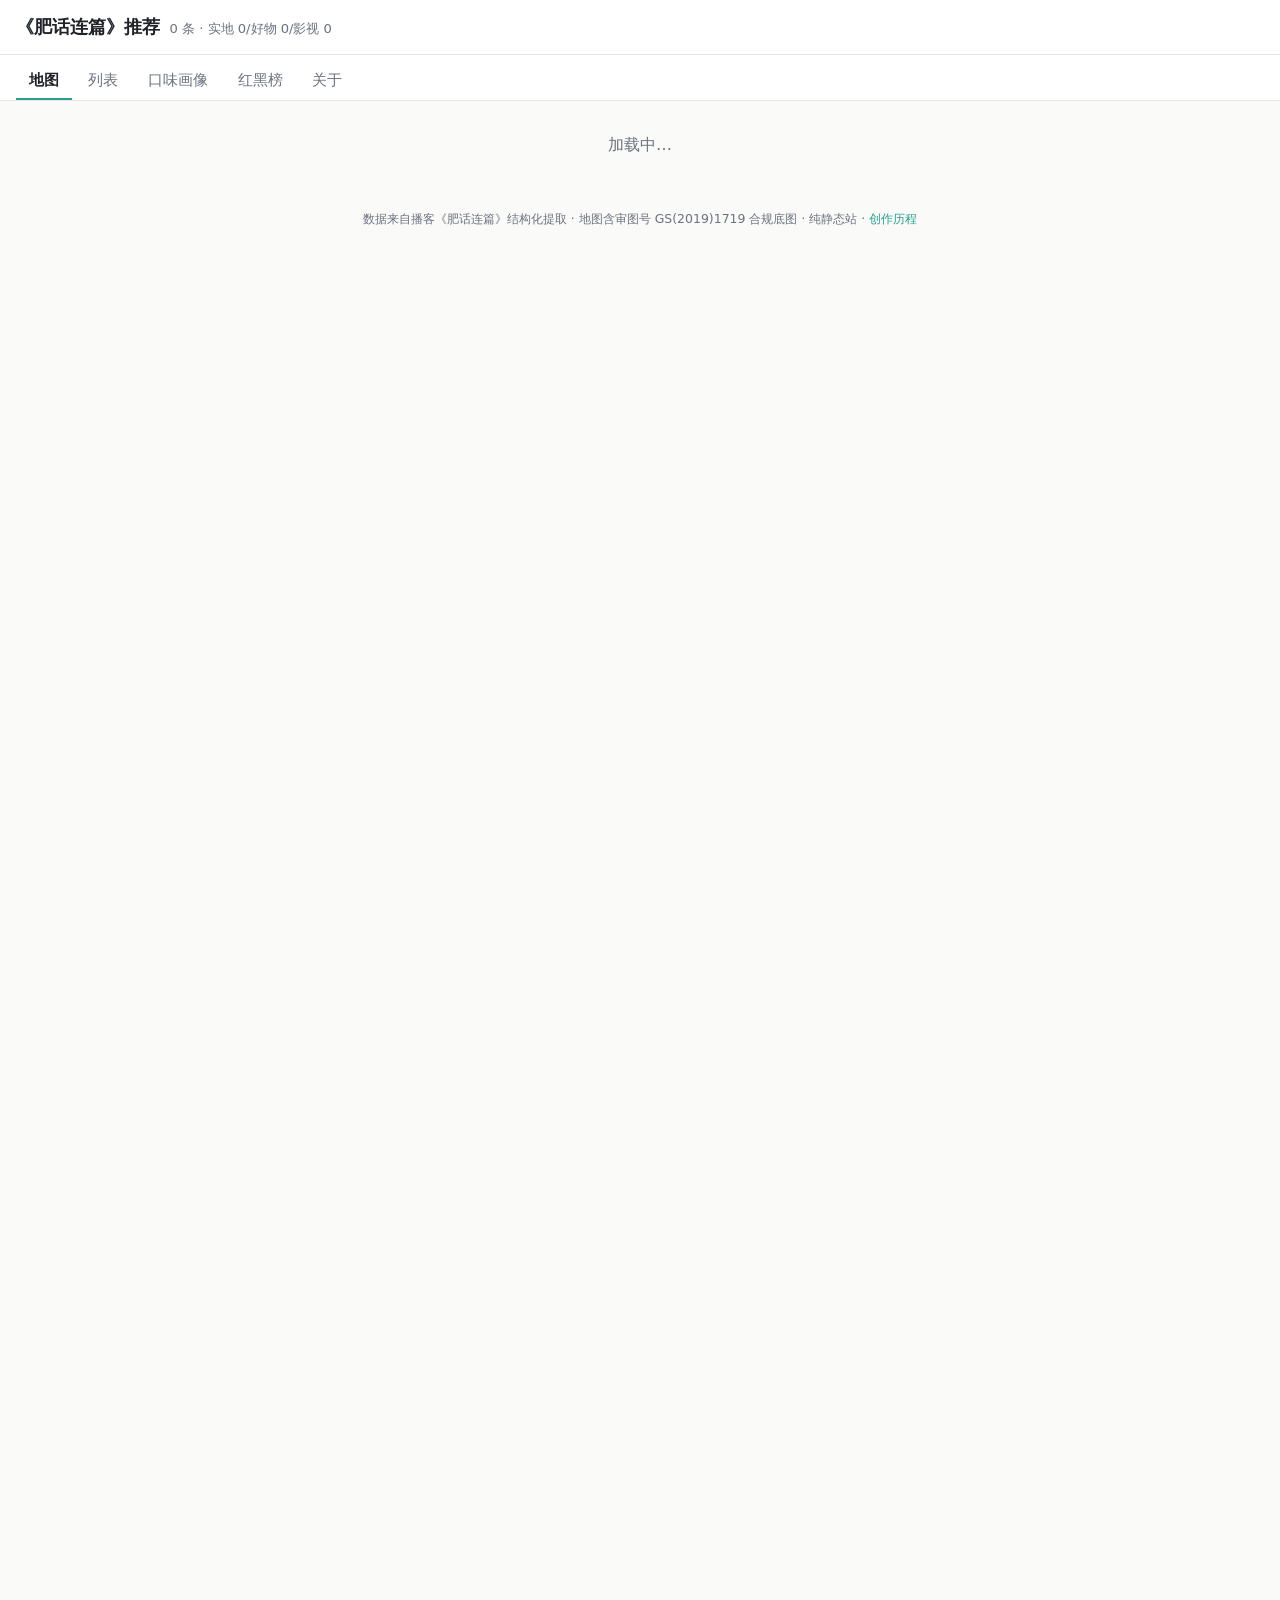
<file: index.html>
<!doctype html>
<html lang="zh-CN">
<head>
  <meta charset="utf-8" />
  <title>《肥话连篇》推荐</title>
  <!-- 仓库根 → 应用在 /web/。根路径自动跳转，便于自定义域名直达。 -->
  <meta http-equiv="refresh" content="0; url=./web/" />
  <link rel="canonical" href="./web/" />
</head>
<body>
  <p>正在前往 <a href="./web/">《肥话连篇》推荐地图</a>…</p>
</body>
</html>
</file>
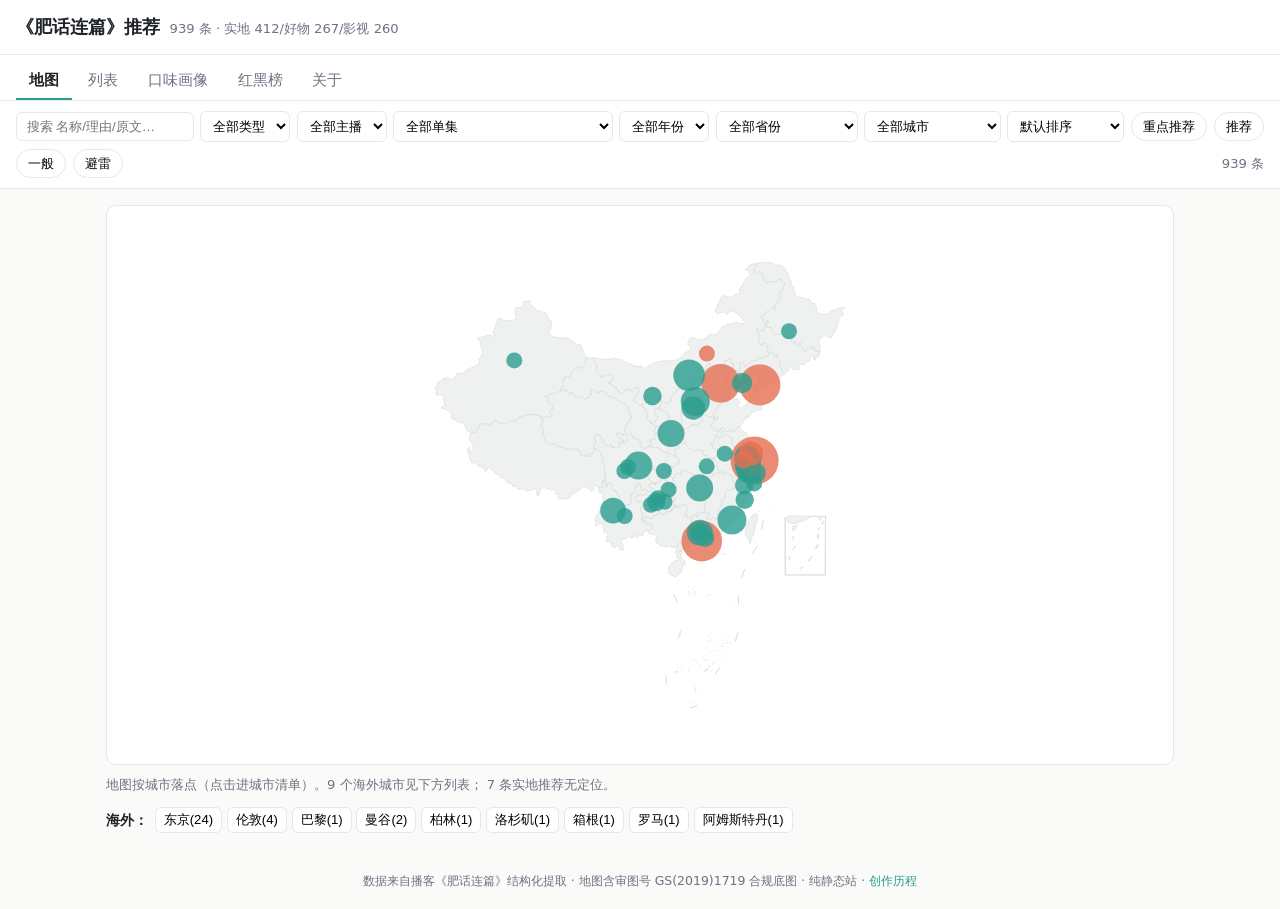
<file: web/index.html>
<!DOCTYPE html>
<html lang="zh-CN">
<head>
  <meta charset="UTF-8" />
  <meta name="viewport" content="width=device-width, initial-scale=1.0" />
  <title>《肥话连篇》推荐地图</title>
  <link rel="stylesheet" href="./styles.css" />
  <!-- 成熟库，本地 vendor（不依赖 CDN，运行时零第三方，国内网络可用）。
       app.js 必须在 Alpine 之前定义 window.feihua，否则 Alpine 自启动的微任务
       会先于 app.js 执行，导致 "feihua is not defined"。 -->
  <script src="./vendor/echarts.min.js" defer></script>
  <script src="./app.js" defer></script>
  <script src="./vendor/alpine.min.js" defer></script>
</head>
<body>
<div id="app" x-data="feihua()" x-init="init()">

  <header class="topbar">
    <h1>《肥话连篇》推荐</h1>
    <span class="sub" x-text="headline"></span>
  </header>

  <!-- 加载/错误态 -->
  <template x-if="loadError">
    <div class="banner err" x-text="loadError"></div>
  </template>

  <nav class="tabs">
    <template x-for="t in tabs" :key="t.k">
      <button :class="{active: tab===t.k}" @click="setTab(t.k)" x-text="t.label"></button>
    </template>
  </nav>

  <!-- 过滤器（跨 tab 共享；关于页不适用） -->
  <section class="filters" x-show="!loading && tab!=='about'">
    <input type="search" placeholder="搜索 名称/理由/原文…" x-model="filters.q" />
    <select x-model="filters.category">
      <option value="">全部类型</option>
      <option value="place">实地</option>
      <option value="product">好物</option>
      <option value="media">影视剧</option>
    </select>
    <select x-model="filters.recommender">
      <option value="">全部主播</option>
      <template x-for="r in recommenders" :key="r"><option :value="r" x-text="r"></option></template>
    </select>
    <select class="wide" x-model="filters.vol" title="按单集筛选">
      <option value="">全部单集</option>
      <template x-for="e in episodes" :key="e.vol">
        <option :value="e.vol" x-text="e.title || ('VOL.'+String(e.vol).padStart(3,'0'))"></option>
      </template>
    </select>
    <select x-model="filters.year" title="按发布年份筛选">
      <option value="">全部年份</option>
      <template x-for="y in years" :key="y"><option :value="y" x-text="y+' 年'"></option></template>
    </select>
    <select x-model="filters.province" title="按省份筛选（仅实地）">
      <option value="">全部省份</option>
      <template x-for="p in provinces" :key="p"><option :value="p" x-text="p"></option></template>
    </select>
    <select x-model="filters.city" title="按城市筛选（仅实地）">
      <option value="">全部城市</option>
      <template x-for="c in cities" :key="c"><option :value="c" x-text="c+'（'+cityCount(c)+'）'"></option></template>
    </select>
    <select x-model="filters.sort" title="排序">
      <option value="">默认排序</option>
      <option value="vol-desc">集数：新→旧</option>
      <option value="vol-asc">集数：旧→新</option>
      <option value="date-desc">日期：新→旧</option>
      <option value="date-asc">日期：旧→新</option>
    </select>
    <template x-for="v in verdicts" :key="v.k">
      <button class="chip" :class="{on: filters.verdicts.includes(v.k)}"
              :style="filters.verdicts.includes(v.k) ? ('background:'+v.color+';border-color:'+v.color) : ''"
              @click="toggleVerdict(v.k)" x-text="v.k"></button>
    </template>
    <button class="chip clear" @click="resetFilters()" x-show="dirty">清空全部</button>
    <span class="count" x-text="filtered.length + ' 条'"></span>
  </section>

  <!-- 当前生效筛选：跨 tab 常驻，逐个可移除，让用户随时看清状态、随时回退 -->
  <section class="activebar" x-show="!loading && tab!=='about' && activeFilters.length" x-cloak>
    <span class="lbl">筛选中：</span>
    <template x-for="a in activeFilters" :key="a.k">
      <button class="fchip" @click="clearFilter(a.k)"><span x-text="a.label"></span> ✕</button>
    </template>
    <button class="fchip reset" @click="resetFilters()">清空全部</button>
  </section>

  <main x-show="loading" class="loading">加载中…</main>

  <!-- 地图 -->
  <section x-show="!loading && tab==='map'" class="pane">
    <div class="mapwrap">
      <div id="map" class="echart"></div>
      <!-- 空状态：当前筛选下没有可落点城市时给解释，而不是一张空地图 -->
      <div class="mapempty" x-show="mapCityCount===0" x-cloak>
        <p>当前筛选下没有可在地图显示的城市。</p>
        <p class="hint" x-show="filters.city">「<span x-text="filters.city"></span>」可能是海外城市或无坐标 —— 切到「列表」看它的推荐，或清空筛选。</p>
        <div class="acts">
          <button class="link" @click="tab='list'">看列表 →</button>
          <button class="link" @click="resetFilters()" x-show="dirty">清空筛选</button>
        </div>
      </div>
    </div>
    <p class="note">
      地图按城市落点（点击进城市清单）。<span x-text="overseas.length"></span> 个海外城市见下方列表；
      <span x-text="stats.place_unlocated || 0"></span> 条实地推荐无定位。
    </p>
    <template x-if="overseas.length">
      <div class="overseas">
        <strong>海外：</strong>
        <template x-for="c in overseas" :key="c">
          <button class="citytag" @click="goCity(c)" x-text="c + '(' + cityCount(c) + ')'"></button>
        </template>
      </div>
    </template>
  </section>

  <!-- 列表 -->
  <section x-show="!loading && tab==='list'" class="pane">
    <!-- 单集背景：按单集筛选时，展示该集发布日期 + 作者手写简介，给推荐补上下文 -->
    <template x-if="activeEpisode">
      <div class="epbanner">
        <div class="epbanner-head">
          <strong x-text="activeEpisode.title"></strong>
          <span class="epdate" x-show="activeEpisode.pub_date" x-text="activeEpisode.pub_date"></span>
          <a class="link" :href="activeEpisode.ep_url" target="_blank" rel="noopener noreferrer"
             x-show="activeEpisode.ep_url">🎧 听这集</a>
        </div>
        <p class="epdesc" x-show="activeEpisode.description" x-text="activeEpisode.description"></p>
      </div>
    </template>
    <template x-if="activeCity">
      <div class="cityhead">
        <button class="link back" @click="clearFilter('city')">← 返回全部</button>
        <strong x-text="activeCity"></strong> 的推荐（<span x-text="filtered.length"></span> 条）
      </div>
    </template>
    <div class="cards">
      <template x-for="it in filtered" :key="it.id">
        <article class="card" :id="'item-'+it.id" :class="{hot: it.id===route.item, ['v-'+it.verdict]: true}">
          <div class="cardtop">
            <div class="namewrap">
              <button class="name" type="button" @click="toggleSearch(it.id)" x-text="it.name" title="点店名换搜索源"></button>
              <div class="searchmenu" x-show="searchOpen===it.id" @click.outside="searchOpen=''" x-cloak>
                <span class="smhead">搜一搜</span>
                <template x-for="s in searchSources(it)" :key="s.label">
                  <a class="smitem" :href="s.scheme ? '#' : s.url" :target="s.scheme ? '_self' : '_blank'" rel="noopener noreferrer"
                     @click="if(s.scheme){$event.preventDefault();openApp(s.scheme,s.fallback);} searchOpen=''" x-text="s.label"></a>
                </template>
              </div>
            </div>
            <span class="badge" :style="'background:'+verdictColor(it.verdict)" x-text="it.verdict"></span>
          </div>
          <div class="meta">
            <span x-text="catLabel(it.category)"></span>
            <template x-if="it.display_city"><span>· <a class="link" @click.prevent="goCity(it.display_city)" :href="'#/city/'+encodeURIComponent(it.display_city)" x-text="it.display_city"></a></span></template>
            <template x-if="it.item.category"><span x-text="'· '+it.item.category"></span></template>
            <span x-text="'· '+it.recommender"></span>
            <template x-if="it.pub_date"><span class="muted" x-text="'· '+it.pub_date"></span></template>
            <a class="link vol" :href="it.ep_url" target="_blank" rel="noopener noreferrer"
               title="去小宇宙听这集原话" x-text="'🎧 VOL.'+String(it.vol).padStart(3,'0')"></a>
            <a class="link" :href="'#/item/'+it.id" @click.prevent="goItem(it.id)">链接</a>
          </div>
          <p class="reason" x-text="reasonOf(it)"></p>
          <p class="quote" :class="{warn: it.quote_unverified}" x-text="'「'+(it.item.quote||'')+'」'"></p>
        </article>
      </template>
      <p x-show="!filtered.length" class="empty">没有匹配的推荐。换个筛选试试。</p>
    </div>
  </section>

  <!-- 口味画像 -->
  <section x-show="!loading && tab==='taste'" class="pane">
    <div id="taste" class="echart"></div>
    <div id="tasteTimeline" class="echart small"></div>
    <div id="tasteVerdict" class="echart small"></div>
  </section>

  <!-- 红黑榜 -->
  <section x-show="!loading && tab==='blacklist'" class="pane">
    <p class="note">避雷 + 一般：别人替你踩过的坑。</p>
    <div class="cards">
      <template x-for="it in blacklist" :key="it.id">
        <article class="card" :class="['v-'+it.verdict]">
          <div class="cardtop">
            <div class="namewrap">
              <button class="name" type="button" @click="toggleSearch(it.id)" x-text="it.name" title="点店名换搜索源"></button>
              <div class="searchmenu" x-show="searchOpen===it.id" @click.outside="searchOpen=''" x-cloak>
                <span class="smhead">搜一搜</span>
                <template x-for="s in searchSources(it)" :key="s.label">
                  <a class="smitem" :href="s.scheme ? '#' : s.url" :target="s.scheme ? '_self' : '_blank'" rel="noopener noreferrer"
                     @click="if(s.scheme){$event.preventDefault();openApp(s.scheme,s.fallback);} searchOpen=''" x-text="s.label"></a>
                </template>
              </div>
            </div>
            <span class="badge" :style="'background:'+verdictColor(it.verdict)" x-text="it.verdict"></span>
          </div>
          <div class="meta">
            <span x-text="catLabel(it.category)"></span>
            <template x-if="it.display_city"><span x-text="'· '+it.display_city"></span></template>
            <span x-text="'· '+it.recommender"></span>
            <a class="link vol" :href="it.ep_url" target="_blank" rel="noopener noreferrer"
               title="去小宇宙听这集原话" x-text="'🎧 VOL.'+String(it.vol).padStart(3,'0')"></a>
          </div>
          <p class="reason" x-text="reasonOf(it)"></p>
        </article>
      </template>
    </div>
  </section>

  <!-- 关于 / 创作历程 -->
  <section x-show="!loading && tab==='about'" class="pane" x-cloak>
    <article class="about">
      <h2>关于本站 · 创作历程</h2>
      <p>这是把播客《肥话连篇》全部 <strong>234 期</strong>里的 <strong>935 条推荐</strong>聚成的一张可查、可逛的地图。缘起很简单:听播客时主播常推荐些东西——某个城市的馆子、在追的剧、顺手的小物件,当下记一句"回头试试",事后却无从检索(音频里的文本搜不到)。于是干脆让手头的工具自己长出了个解法。</p>

      <h3>怎么做出来的</h3>
      <ol>
        <li><strong>把声音变成字。</strong>先抓下全部 234 期链接(小宇宙网页端默认只显示最近 10 集,得专门抓历史列表),提交到自建的音视频转录服务,得到<strong>区分说话人、经 LLM 校对</strong>的文字稿。ASR 常把主播名写错,额外做了一步人名归一。</li>
        <li><strong>把字变成结构化数据。</strong>用 Claude Code 的 Workflow 对 234 篇稿子跑同一套提取逻辑(Sonnet,约 8 并发,三四十分钟跑完),抠出"推荐了什么"——实地 / 好物 / 影视剧,各有统一字段。每条都做了<strong>原文反查</strong>:确认不是模型编的,也能跳回原话听上下文。</li>
        <li><strong>把数据变成地图。</strong>城市级聚合落点;具体店铺点一下店名跳高德搜索,精确定位甩给高德。底图特意用了<strong>带审图号的合规版本</strong>。整个可视化部署在 Cloudflare 上。</li>
      </ol>

      <p class="about-links">
        <a href="https://mp.weixin.qq.com/s/Tq0S-camUlp_OQULdtn5Ew" target="_blank" rel="noopener noreferrer">📖 阅读完整创作手记（微信公众号）</a>
        <a href="https://github.com/zj1123581321/podcast-insights" target="_blank" rel="noopener noreferrer">💻 源码（GitHub）</a>
      </p>
      <p class="about-byline">作者:张立行 · 数据来自播客《肥话连篇》</p>
    </article>
  </section>

  <footer class="foot">
    数据来自播客《肥话连篇》结构化提取 · 地图含审图号 GS(2019)1719 合规底图 · 纯静态站
    · <a href="#" @click.prevent="tab='about'" class="link">创作历程</a>
  </footer>
</div>
<!-- Cloudflare Web Analytics（隐私友好、免 cookie；beacon token 为公开值，可入库） -->
<script defer src="https://static.cloudflareinsights.com/beacon.min.js" data-cf-beacon='{"token": "efe60a0404d847259825393ecdda27e4"}'></script>
</body>
</html>
</file>
<file: web/styles.css>
:root{
  --bg:#fafaf8; --card:#fff; --ink:#1f2328; --muted:#6b7280;
  --line:#e5e7eb; --accent:#2a9d8f;
  --v-重点推荐:#1a7f37; --v-推荐:#4caf50; --v-一般:#9e9e9e; --v-避雷:#e53935;
}
*{box-sizing:border-box}
body{margin:0;font-family:-apple-system,"PingFang SC","Microsoft YaHei",system-ui,sans-serif;
  background:var(--bg);color:var(--ink);line-height:1.55}
.topbar{display:flex;align-items:baseline;gap:.6rem;padding:.8rem 1rem;background:var(--card);
  border-bottom:1px solid var(--line);position:sticky;top:0;z-index:10}
.topbar h1{font-size:1.15rem;margin:0}
.topbar .sub{color:var(--muted);font-size:.82rem}
.banner.err{background:#fde8e8;color:#b91c1c;padding:.6rem 1rem;font-size:.85rem}
.tabs{display:flex;gap:.25rem;padding:.5rem 1rem 0;background:var(--card);border-bottom:1px solid var(--line);
  overflow-x:auto}
.tabs button{border:0;background:transparent;padding:.5rem .8rem;cursor:pointer;font-size:.92rem;
  color:var(--muted);border-bottom:2px solid transparent;white-space:nowrap}
.tabs button.active{color:var(--ink);border-bottom-color:var(--accent);font-weight:600}
.filters{display:flex;flex-wrap:wrap;gap:.4rem;align-items:center;padding:.6rem 1rem;background:var(--card);
  border-bottom:1px solid var(--line);position:sticky;top:49px;z-index:9}
.filters input[type=search]{flex:1;min-width:140px;padding:.4rem .6rem;border:1px solid var(--line);border-radius:6px}
.filters select{padding:.4rem .5rem;border:1px solid var(--line);border-radius:6px;background:#fff;
  max-width:160px}
.filters select.wide{max-width:220px}
.chip{border:1px solid var(--line);background:#fff;border-radius:999px;padding:.3rem .7rem;cursor:pointer;font-size:.82rem}
.chip.on{color:#fff;border-color:transparent}
.chip.clear{color:var(--muted)}
.count{margin-left:auto;color:var(--muted);font-size:.82rem;white-space:nowrap}
[x-cloak]{display:none!important}
.activebar{display:flex;flex-wrap:wrap;gap:.4rem;align-items:center;padding:.5rem 1rem;
  background:#f0f7f5;border-bottom:1px solid var(--line);font-size:.82rem}
.activebar .lbl{color:var(--muted)}
.fchip{border:1px solid var(--accent);background:#fff;color:var(--accent);border-radius:999px;
  padding:.2rem .6rem;cursor:pointer;font-size:.8rem}
.fchip:hover{background:var(--accent);color:#fff}
.fchip.reset{border-color:var(--muted);color:var(--muted)}
.mapwrap{position:relative}
.mapempty{position:absolute;inset:0;display:flex;flex-direction:column;justify-content:center;
  align-items:center;text-align:center;gap:.4rem;background:rgba(250,250,248,.92);border-radius:10px;padding:1rem}
.mapempty .hint{color:var(--muted);font-size:.85rem;max-width:30rem}
.mapempty .acts{display:flex;gap:1rem;margin-top:.4rem}
.cityhead .back{font-weight:600}
.loading,.empty{padding:2rem 1rem;text-align:center;color:var(--muted)}
.pane{padding:1rem;max-width:1100px;margin:0 auto}
.echart{width:100%;height:560px;background:var(--card);border:1px solid var(--line);border-radius:10px}
.echart.small{height:300px;margin-top:1rem}
.note{color:var(--muted);font-size:.82rem;margin:.6rem 0}
.overseas{font-size:.85rem}
.citytag,.cityhead .link{margin:.15rem;border:1px solid var(--line);background:#fff;border-radius:6px;
  padding:.2rem .5rem;cursor:pointer;font-size:.82rem}
.cityhead{margin-bottom:.6rem}
.muted{color:var(--muted)}
.epbanner{background:#f0f7f5;border:1px solid var(--line);border-radius:10px;padding:.7rem .9rem;margin-bottom:.8rem}
.epbanner-head{display:flex;flex-wrap:wrap;align-items:baseline;gap:.6rem}
.epbanner-head strong{font-size:1rem}
.epbanner .epdate{color:var(--muted);font-size:.82rem}
.epbanner .epdesc{margin:.5rem 0 0;font-size:.86rem;color:#374151;line-height:1.7}
.cards{display:grid;grid-template-columns:repeat(auto-fill,minmax(280px,1fr));gap:.7rem}
.card{background:var(--card);border:1px solid var(--line);border-left:4px solid var(--line);border-radius:10px;padding:.7rem .8rem}
.card.v-重点推荐{border-left-color:var(--v-重点推荐)} .card.v-推荐{border-left-color:var(--v-推荐)}
.card.v-一般{border-left-color:var(--v-一般)} .card.v-避雷{border-left-color:var(--v-避雷)}
.card.hot{box-shadow:0 0 0 2px var(--accent)}
.cardtop{display:flex;justify-content:space-between;align-items:center;gap:.5rem}
.namewrap{position:relative}
.card .name{font-weight:600;color:var(--ink);text-decoration:none;font-size:1rem;
  border:0;background:none;padding:0;cursor:pointer;text-align:left;font-family:inherit}
.card .name:hover{color:var(--accent);text-decoration:underline}
.searchmenu{position:absolute;z-index:20;top:100%;left:0;margin-top:.25rem;
  background:#fff;border:1px solid var(--line);border-radius:8px;padding:.25rem;
  box-shadow:0 6px 20px rgba(0,0,0,.12);display:flex;flex-direction:column;min-width:7rem}
.searchmenu .smhead{font-size:.68rem;color:var(--muted);padding:.15rem .5rem .25rem}
.searchmenu .smitem{font-size:.84rem;color:var(--ink);text-decoration:none;
  padding:.32rem .5rem;border-radius:5px;white-space:nowrap}
.searchmenu .smitem:hover{background:var(--bg);color:var(--accent)}
.badge{color:#fff;font-size:.72rem;padding:.1rem .45rem;border-radius:5px;white-space:nowrap}
.meta{font-size:.78rem;color:var(--muted);margin:.35rem 0;display:flex;flex-wrap:wrap;gap:.3rem;align-items:center}
.meta .vol{margin-left:auto}
.link{color:var(--accent);cursor:pointer;text-decoration:none}.link:hover{text-decoration:underline}
.reason{font-size:.86rem;margin:.3rem 0}
.quote{font-size:.8rem;color:var(--muted);margin:.2rem 0 0;border-left:2px solid var(--line);padding-left:.5rem}
.quote.warn::after{content:" ⚠存疑";color:#d97706}
.about{max-width:720px;margin:0 auto;background:var(--card);border:1px solid var(--line);
  border-radius:12px;padding:1.4rem 1.6rem;line-height:1.75}
.about h2{margin:.2rem 0 .8rem;font-size:1.3rem}
.about h3{margin:1.3rem 0 .5rem;font-size:1.05rem;color:var(--accent)}
.about p{margin:.6rem 0;color:#374151}
.about ol{margin:.4rem 0;padding-left:1.3rem}
.about ol li{margin:.55rem 0}
.about-links{display:flex;flex-wrap:wrap;gap:.8rem;margin-top:1.2rem!important}
.about-links a{display:inline-block;padding:.45rem .9rem;border:1px solid var(--accent);
  border-radius:8px;color:var(--accent);text-decoration:none;font-size:.9rem}
.about-links a:hover{background:var(--accent);color:#fff}
.about-byline{color:var(--muted);font-size:.82rem;margin-top:1rem!important}
.foot{padding:1.2rem 1rem;text-align:center;color:var(--muted);font-size:.78rem}
.foot .link{color:var(--accent)}
@media(max-width:640px){.echart{height:60vh}.filters{top:49px}}
</file>
